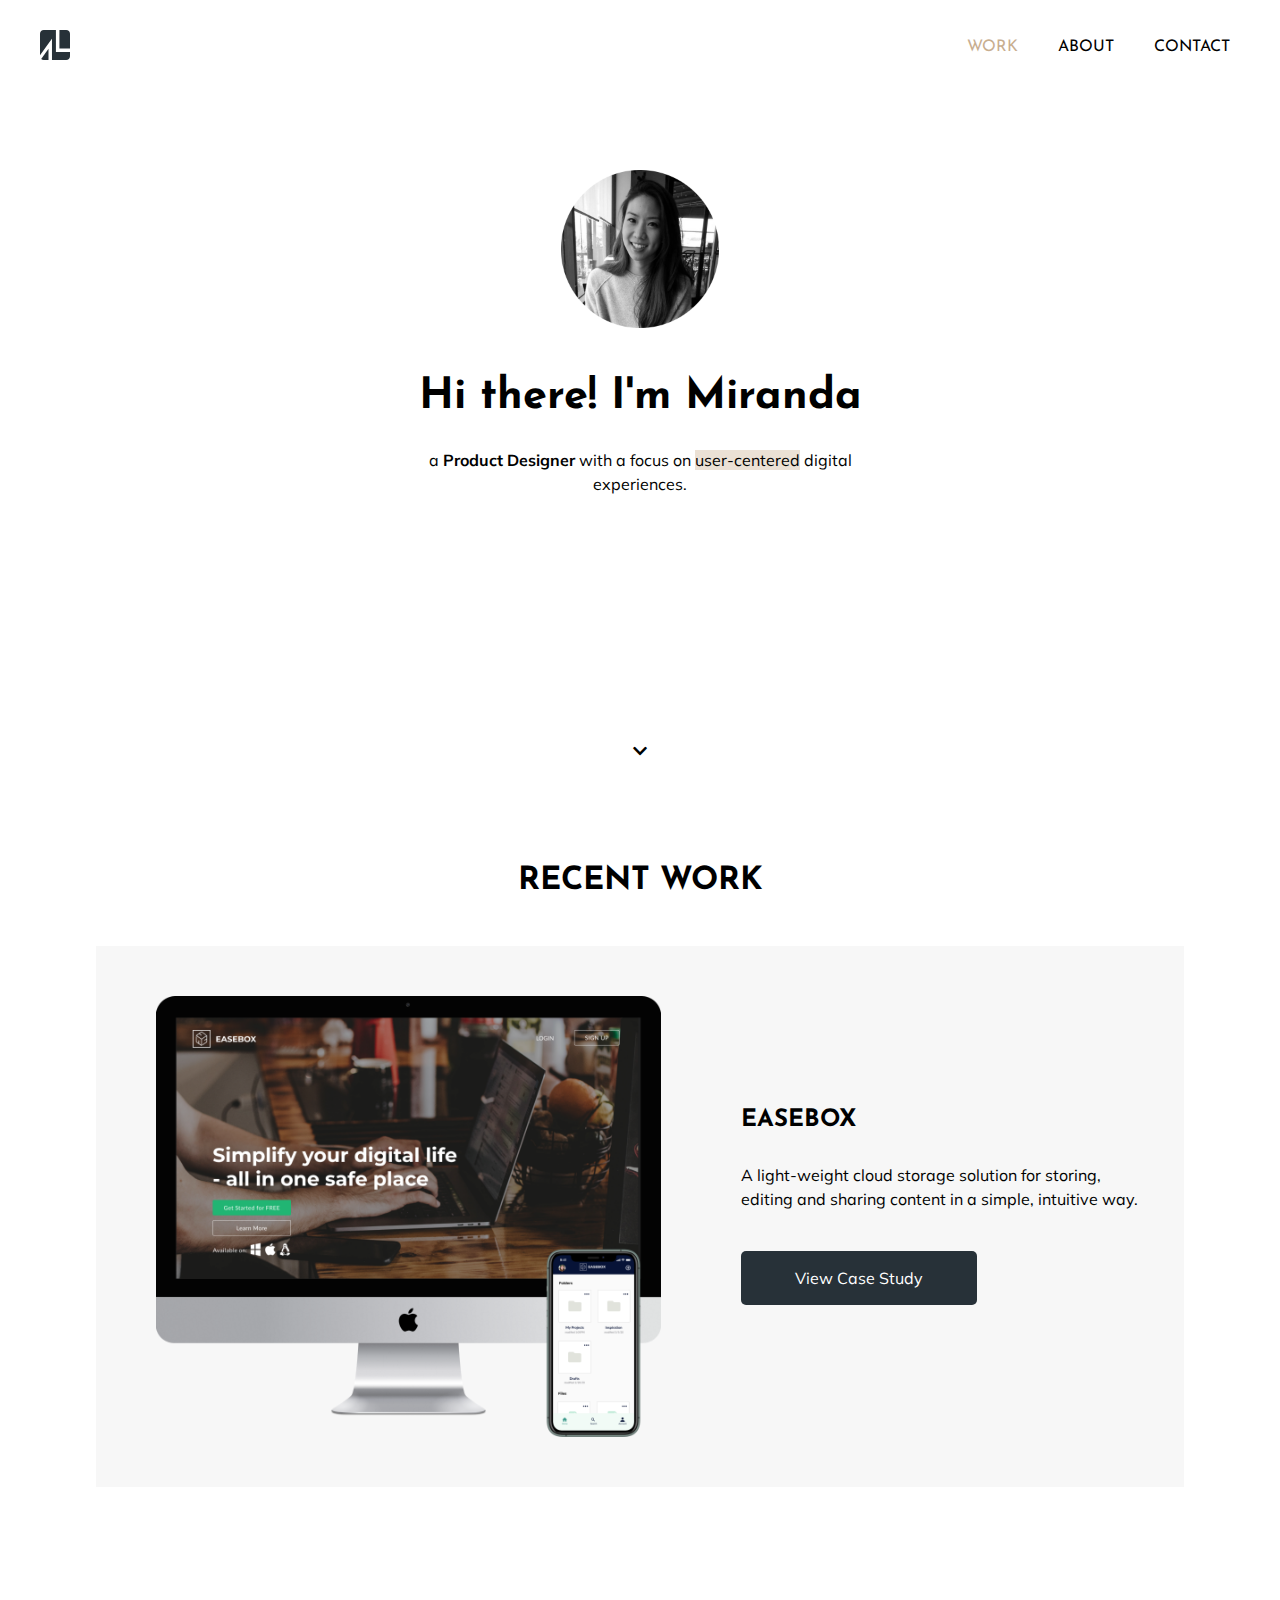
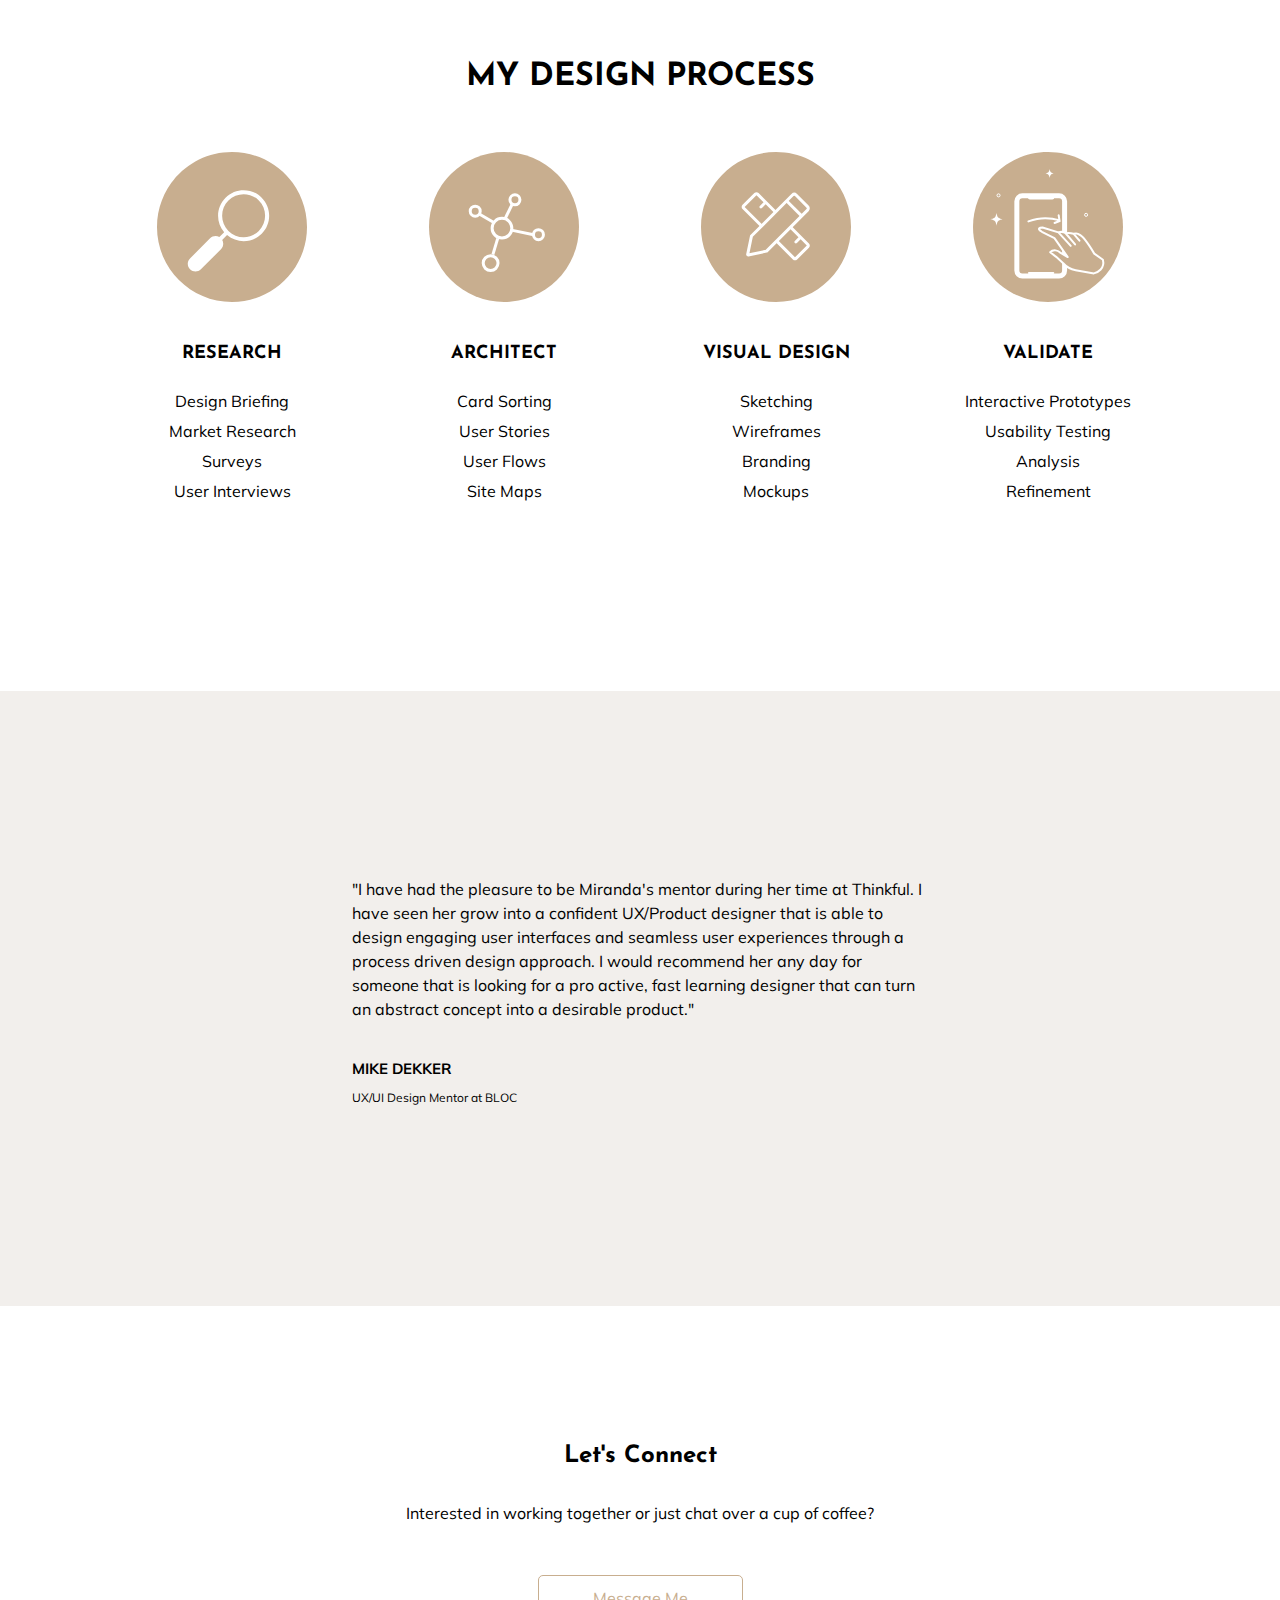
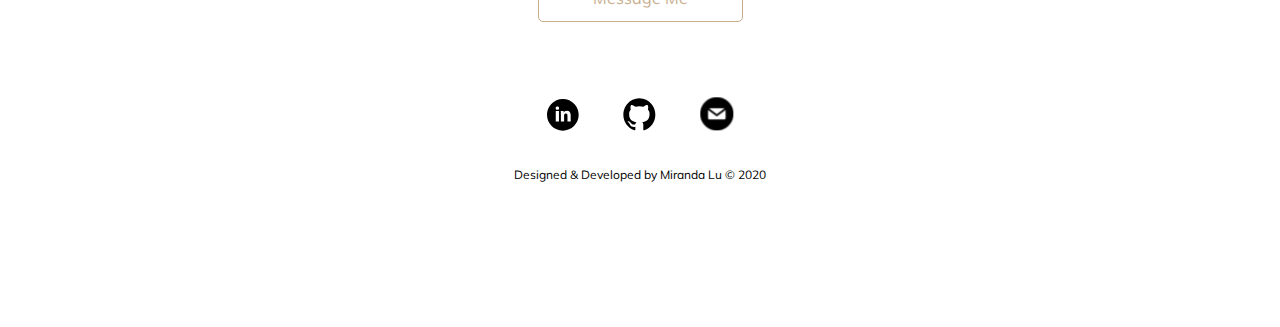
<file: index.html>
<!DOCTYPE html>
<html lang="en">
  <head>
    <meta charset="utf-8">
    <meta name="viewport" content="width=device-width, initial-scale=1">
    <title>Miranda Lu Product Designer</title>
    <link rel="stylesheet" href="css/reset.css">
    <link rel="stylesheet" href="css/style.css">
    <link rel="stylesheet" href="https://fonts.googleapis.com/css2?family=Josefin+Sans:wght@400;700&display=swap">
    <link rel="stylesheet" href="https://fonts.googleapis.com/css?family=Muli">
    <link rel="icon" href="images/ml-favicon.svg">
    <link rel="stylesheet" href="https://cdnjs.cloudflare.com/ajax/libs/font-awesome/5.13.0/css/all.min.css">
    <link rel="stylesheet" href="https://use.fontawesome.com/releases/v5.8.1/css/all.css">
    <link rel="stylesheet" href="https://fonts.googleapis.com/icon?family=Material+Icons">
  </head>

    <body>
      <!-- navigation -->
        <nav class="navbar">
            <span class="navbar-toggle" id="js-navbar-toggle">
              <i class="fas fa-bars"></i>
            </span>
            <a href="index.html"><img id="logo" src="images/homepage/logo.svg" alt="logo"></a>
            <ul class="main-nav" id="js-menu">
              <li>
                <a href="#work-content" class="current">Work</a>
              </li>
              <li>
                <a href="about.html" class="nav-links">About</a>
              </li>
              <li>
                <a href="contact.html" class="nav-links">Contact</a>
              </li>
            </ul>
        </nav>
      <!-- hero section -->
      <section id="hero">
        <div class="content-wrap">
          <div class="profile-image">
          <img class="fade-in" src="images/homepage/miranda-profile-pic.png" alt="profile pic">
          </div>
          <div class="hero-heading fade-in">
          <h1>Hi there! I'm Miranda</h1>
          </div>
          <p>a <span class="headbold">Product Designer</span> with a focus on <span class="highlight">user-centered</span> digital experiences.</p>
          </div>
          <div class="arrow bounce">
            <a class="fas fa-chevron-down" href="#work-section"></a>
          </div>
        </div>
      </section>
      <!-- work section -->
      <section class="work-section" id="work-content">
        <h2>Recent Work</h2>
        <div class="work">
          <div class="work-image">
            <img src="images/homepage/hero-image.png" alt="easebox display">
          </div>
          <article class="work-content">
            <h3>Easebox</h3>
            <p>A light-weight cloud storage solution for storing, editing and sharing content in a simple, intuitive way.<p>
            <a href="project.html" class="btn">View Case Study</a>
          </article>
        </div>
      </section>
      <!-- design process section -->
      <section class="process">
          <h2>My Design Process</h2>
          <div class="content-wrap grid">
            <ul class="process-list">
              <li>
                <img class="process-icon" src="images/homepage/research-icon.svg" alt="icon">
              </li>
              <li>
                <h4>Research</h4>
              </li>
              <li>Design Briefing</li>
              <li>Market Research</li>
              <li>Surveys</li>
              <li>User Interviews</li>
            </ul>
            <ul class="process-list">
              <li>
                <img class="process-icon" src="images/homepage/architect-icon.svg" alt="icon">
              </li>
              <li>
                <h4>Architect</h4>
              </li>
              <li>Card Sorting</li>
              <li>User Stories</li>
              <li>User Flows</li>
              <li>Site Maps</li>
            </ul>
            <ul class="process-list">
              <li>
                <img class="process-icon" src="images/homepage/visual-icon.svg" alt="icon">
              </li>
              <li>
                <h4>Visual Design</h4>
              </li>
              <li>Sketching</li>
              <li>Wireframes</li>
              <li>Branding</li>
              <li>Mockups</li>
            </ul>
            <ul class="process-list">
              <li>
                <img class="process-icon" src="images/homepage/validate-icon.svg" alt="icon">
              </li>
              <li>
                <h4>Validate</h4>
              </li>
              <li>Interactive Prototypes</li>
              <li>Usability Testing</li>
              <li>Analysis</li>
              <li>Refinement</li>
            </ul>
          </div>
      </section>
      <!-- testimonial section -->
      <div class="testimonial">
        <div class="testimonial-wrap">
          <p class="testimonial-text">"I have had the pleasure to be Miranda's mentor during her time at Thinkful. I have seen her grow into a confident UX/Product designer that is able to design engaging user interfaces and seamless user experiences through a process driven design approach. I would recommend her any day for someone that is looking for a pro active, fast learning designer that can turn an abstract concept into a desirable product."</p>
          <h6>Mike Dekker</h6>
          <p id="bloc">UX/UI Design Mentor at BLOC</p>
        </div>
      </div>

      <!-- back to top button -->
        <button onclick="topFunction()" id="myBtn" title="Go to top" i class="fa fa-chevron-up"></button>

      <!-- footer section -->
      <footer class="main-footer">
        <div class="footer-box">
          <h2 class="footer-title">Let's Connect</h2>
          <p>Interested in working together or just chat over a cup of coffee?</p>
        </div>
        <div class="footer-box">
          <a class= "btn-footer" href="contact.html" target="_blank">Message Me</a>
        </div>
        <div class="footer-icons">
          <a href="https://www.linkedin.com/in/miranda-lu-3040661aa/" target="_blank">
            <img src="images/linkedin.svg" alt="linkedin">
          </a>
          <a href="https://github.com/mirandalu" target="_blank">
            <img src="images/github.svg" alt="github">
          </a>
          <a href="contact.html" target="_blank">
            <img src="images/mail.svg" alt="email">
          </a>
        </div>
        <p class="bottom"> Designed & Developed by Miranda Lu © 2020 </p>
      </footer>
      <!-- hamburger menu -->
      <script src="js/script.js"></script>

      <!-- Global site tag (gtag.js) - Google Analytics -->
      <script async src="https://www.googletagmanager.com/gtag/js?id=UA-173157135-1"></script>
      <script>
        window.dataLayer = window.dataLayer || [];
        function gtag(){dataLayer.push(arguments);}
        gtag('js', new Date());

        gtag('config', 'UA-173157135-1');
      </script>

    </body>
</html>
</file>
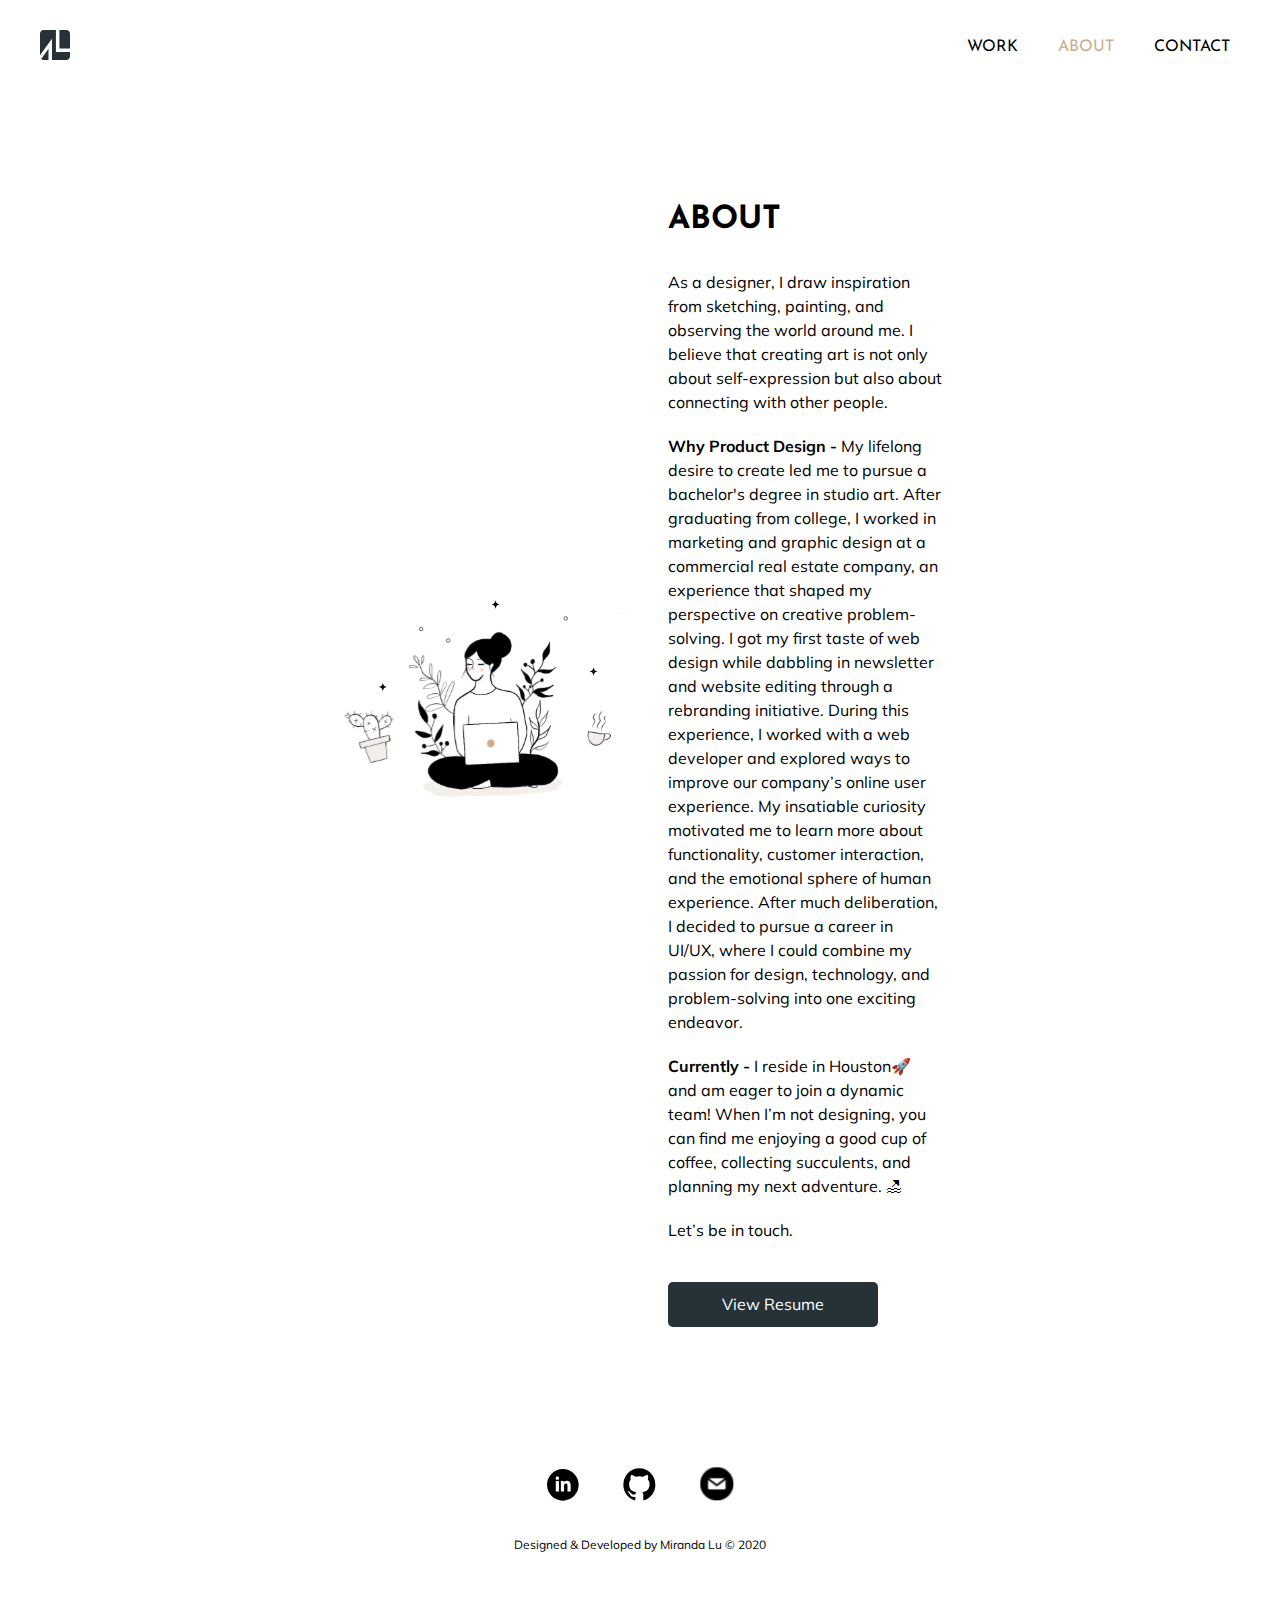
<file: about.html>
<!DOCTYPE html>
<html lang="en">
  <head>
    <meta charset="utf-8">
    <meta name="viewport" content="width=device-width, initial-scale=1">
    <title>Miranda Lu Product Designer</title>
    <link rel="stylesheet" href="css/reset.css">
    <link rel="stylesheet" href="css/style.css">
    <link rel="stylesheet" href="https://fonts.googleapis.com/css2?family=Josefin+Sans:wght@400;700&display=swap">
    <link rel="stylesheet" href="https://fonts.googleapis.com/css?family=Muli">
    <link rel="icon" href="images/ml-favicon.svg">
    <link rel="stylesheet" href="https://cdnjs.cloudflare.com/ajax/libs/font-awesome/5.13.0/css/all.min.css">
    <link rel="stylesheet" href="https://use.fontawesome.com/releases/v5.8.1/css/all.css">
    <link rel="stylesheet" href="https://fonts.googleapis.com/icon?family=Material+Icons">
  </head>

  <body>
    <!-- navigation -->
    <nav class="navbar">
        <span class="navbar-toggle" id="js-navbar-toggle">
          <i class="fas fa-bars"></i>
        </span>
        <a href="index.html"><img id="logo" src="images/homepage/logo.svg" alt="logo"></a>
        <ul class="main-nav" id="js-menu">
          <li>
            <a href="index.html#work-content" class="nav-links">Work</a>
          </li>
          <li>
            <a href="about.html" class="current">About</a>
          </li>
          <li>
            <a href="contact.html" class="nav-links">Contact</a>
          </li>
        </ul>
    </nav>

    <!-- about me -->
    <section class="about">
      <div class="about-image">
          <img class="illustration" src="images/about-me.svg" alt="about-me">
      </div>
      <div class="about-me">
        <h1>About</h1>
        <p>As a designer, I draw inspiration from sketching, painting, and observing the world around me. I believe that creating art is not only about self-expression but also about connecting with other people.</p>
        <p><span class="headbold">Why Product Design - </span>My lifelong desire to create led me to pursue a bachelor's degree in studio art. After graduating from college, I worked in marketing and graphic design at a commercial real estate company, an experience that shaped my perspective on creative problem-solving. I got my first taste of web design while dabbling in newsletter and website editing through a rebranding initiative. During this experience, I worked with a web developer and explored ways to improve our company’s online user experience. My insatiable curiosity motivated me to learn more about functionality, customer interaction, and the emotional sphere of human experience. After much deliberation, I decided to pursue a career in UI/UX, where I could combine my passion for design, technology, and problem-solving into one exciting endeavor.</p>
        <p><span class="headbold">Currently - </span> I reside in Houston🚀 ‍and am eager to join a dynamic team! When I’m not designing, you can find me enjoying a good cup of coffee, collecting succulents, and planning my next adventure. 🏖</p>
        <p>Let’s be in touch.</p>
        <a href="images/Miranda_Lu_Resume.pdf" class="btn resume" target="_blank">View Resume</a>
      </div>
    </section>

    <!-- footer -->
    <footer class="main-footer">
      <div class="footer-icons">
        <a href="https://www.linkedin.com/in/miranda-lu-3040661aa/" target="_blank">
          <img src="images/linkedin.svg" alt="linkedin">
        </a>
        <a href="https://github.com/mirandalu" target="_blank">
          <img src="images/github.svg" alt="github">
        </a>
        <a href="contact.html" target="_blank">
          <img src="images/mail.svg" alt="email">
        </a>
      </div>
      <p class="bottom"> Designed & Developed by Miranda Lu © 2020 </p>
    </footer>

    <!-- hamburger menu -->
    <script>
        let mainNav = document.getElementById('js-menu');
        let navBarToggle = document.getElementById('js-navbar-toggle');
        navBarToggle.addEventListener('click', function () {
        mainNav.classList.toggle('active');
        });
    </script>

    <!-- Global site tag (gtag.js) - Google Analytics -->
    <script async src="https://www.googletagmanager.com/gtag/js?id=UA-173157135-1"></script>
    <script>
      window.dataLayer = window.dataLayer || [];
      function gtag(){dataLayer.push(arguments);}
      gtag('js', new Date());

      gtag('config', 'UA-173157135-1');
    </script>

</body>
</html>
</file>
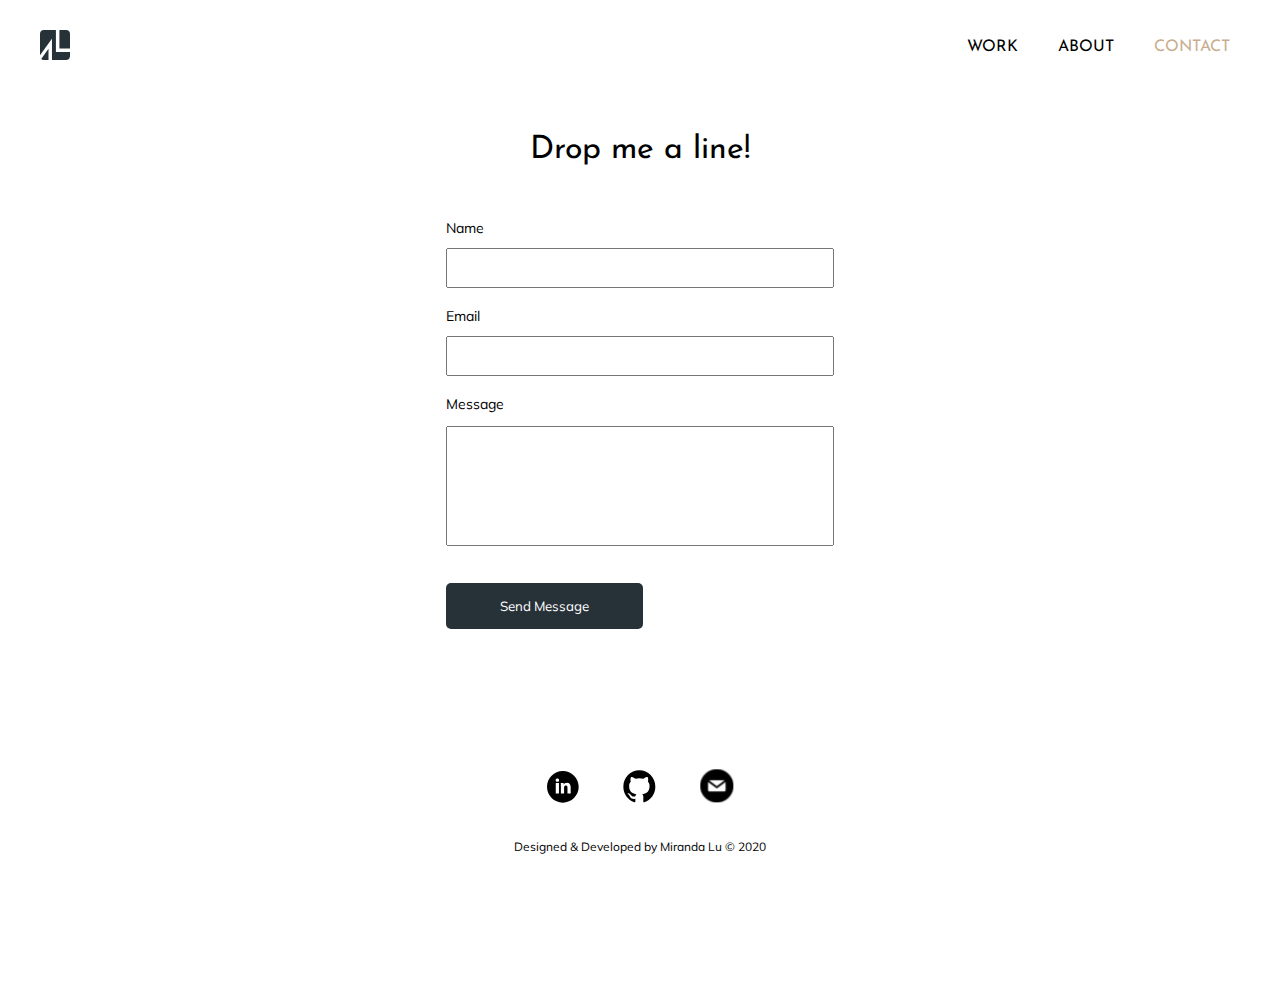
<file: contact.html>
<!DOCTYPE html>
<html lang="en">
  <head>
    <meta charset="utf-8">
    <meta name="viewport" content="width=device-width, initial-scale=1">
    <title>Miranda Lu Product Designer</title>
    <link rel="stylesheet" href="css/reset.css">
    <link rel="stylesheet" href="css/style.css">
    <link rel="stylesheet" href="https://fonts.googleapis.com/css2?family=Josefin+Sans:wght@400;700&display=swap">
    <link rel="stylesheet" href="https://fonts.googleapis.com/css?family=Muli">
    <link rel="icon" href="images/ml-favicon.svg">
    <link rel="stylesheet" href="https://cdnjs.cloudflare.com/ajax/libs/font-awesome/5.13.0/css/all.min.css">
    <link rel="stylesheet" href="https://use.fontawesome.com/releases/v5.8.1/css/all.css">
    <link rel="stylesheet" href="https://fonts.googleapis.com/icon?family=Material+Icons">
  </head>

    <body>
      <!-- navigation -->
        <nav class="navbar">
            <span class="navbar-toggle" id="js-navbar-toggle">
              <i class="fas fa-bars"></i>
            </span>
            <a href="index.html"><img id="logo" src="images/homepage/logo.svg" alt="logo"></a>
            <ul class="main-nav" id="js-menu">
              <li>
                <a href="index.html#work-content" class="nav-links">Work</a>
              </li>
              <li>
                <a href="about.html" class="nav-links">About</a>
              </li>
              <li>
                <a href="contact.html" class="current">Contact</a>
              </li>
            </ul>
        </nav>

      <!-- form -->
      <section class="form">
        <div class="form-wrapper">
          <h1>Drop me a line!</h1>
        </div>
        <form action="https://formspree.io/mjvajydo" method="POST">
          <label for="name">Name</label>
             <input type="text" name="name">
           <label for="name">Email</label>
             <input type="text" name="email">
           <label for="name">Message</label>
             <textarea name="message" id=border></textarea>
             <button type="submit" class="btn">Send Message</button>
        </form>
      </section>

      <!-- footer section -->
      <footer class="main-footer">
        <div class="footer-icons">
          <a href="https://www.linkedin.com/in/miranda-lu-3040661aa/" target="_blank">
            <img src="images/linkedin.svg" alt="linkedin">
          </a>
          <a href="https://github.com/mirandalu" target="_blank">
            <img src="images/github.svg" alt="github">
          </a>
          <a href="contact.html" target="_blank">
            <img src="images/mail.svg" alt="email">
          </a>
        </div>
        <p class="bottom"> Designed & Developed by Miranda Lu © 2020 </p>
      </footer>

      <!-- hamburger menu -->
      <script>
          let mainNav = document.getElementById('js-menu');
          let navBarToggle = document.getElementById('js-navbar-toggle');
          navBarToggle.addEventListener('click', function () {
          mainNav.classList.toggle('active');
          });
      </script>

      <!-- Global site tag (gtag.js) - Google Analytics -->
      <script async src="https://www.googletagmanager.com/gtag/js?id=UA-173157135-1"></script>
      <script>
        window.dataLayer = window.dataLayer || [];
        function gtag(){dataLayer.push(arguments);}
        gtag('js', new Date());

        gtag('config', 'UA-173157135-1');
      </script>
      </body>
</html>
</file>
<file: css/style.css>
/* global setting */
html {
  font-size: 10px;
  font-family: "Muli", sans-serif;
  scroll-behavior: smooth;
}

* {
  box-sizing: border-box;
  margin: 0;
  padding: 0;
}

body {
  font-size: 1.6rem;
  line-height: 1.5rem;
  margin: 0 auto;
}

/* buttons */
.btn {
  background: #273138;
  border-radius: .5rem;
  border-style: none;
  color: white;
  display: inline-block;
  font-family: 'Muli', sans-serif;
  padding: 1.5rem 5.4rem;
  text-decoration: none;
  margin-top: 2rem;
}

.btn:hover{
  /*background-color: #C8AE8F;*/
  @extend %bg;
	transform: scale(1.1);
}

.btn-footer{
  border-radius: .5rem;
  border: 1px solid #C8AE8F;
  color: #C8AE8F;
  cursor: pointer;
  display: inline-block;
  font-family: 'Muli', sans-serif;
  padding: 1.5rem 5.4rem;
  text-decoration: none;
  margin-bottom: 4rem;
}

.btn-footer:hover {
  background: #C8AE8F;
  color: white;
}

.link {
  border-bottom: 1px solid #C8AE8F;
  color: #C8AE8F;
  display: inline-block;
  padding-bottom: .5em;
  text-transform: uppercase;
  text-decoration: none;
}

.link:hover {
  color: #D6C2AB;
  border-bottom: 1px solid #D6C2AB;
}

#myBtn {
  display: none;
  position: fixed;
  bottom: 20px;
  right: 30px;
  z-index: 99;
  font-size: 18px;
  border: none;
  outline: none;
  background-color: #C8AE8F;
  color: white;
  cursor: pointer;
  padding: 15px;
  border-radius: 4px;
}

#myBtn:hover {
  background-color: #D6C2AB;
}

/* headings */
h1, h2, h3, h4 {
  font-family: 'Josefin Sans', sans-serif;
}

h5, p {
  font-family: "Muli", sans-serif;
  line-height: 2.4rem;
}

h1 {
  font-size: 3.2rem;
  line-height: 4rem;
  text-align: center;
}

h2 {
  font-size: 2.4rem;
  font-weight: bold;
  line-height: 3rem;
  text-align: center;
  text-transform: uppercase;
  padding-bottom: 1rem;
}

h3 {
  font-size: 2rem;
  font-weight: bold;
  line-height: 2.5rem;
  text-align: center;
  text-transform: uppercase;
}

h4 {
  font-weight: bold;
  font-size: 1.8rem;
  line-height: 2.4rem;
  text-transform: uppercase;
}

h5 {
  font-family: "Muli", sans-serif;
  font-size: 1.8rem;
  font-weight: bold;
  line-height: 2.4rem;
}

h6 {
  font-family: "Muli", sans-serif;
  font-size: 1.5rem;
  font-weight: bold;
}


p {
  font-weight: normal;
  font-size: 1.6rem;
  line-height: 2.5rem;
  margin-top: 1rem;
  margin-bottom: 1rem;
}

#bloc {
  font-size: 1.2rem;
}


/* a:link{
  color: black;
  text-decoration: none;
} */

/* global images */
img {
  display: block;
  max-width: 100%;
  height: auto;
}

/* global navigation */
.navbar {
  font-size: 2.4rem;
  background-color: white;
  margin: auto;
  position: fixed;
  width: 100%;
  z-index: 100;
}

.nav-links {
  color: black;
  font-family: 'Josefin Sans', sans-serif;
  text-decoration: none;
}

.main-nav {
  display: none;
  list-style-type: none;
}

.main-nav li{
  background-color: white;
  margin: 3rem auto;
  text-align: center;
}

#logo {
  display: inline-block;
  margin-bottom: 1.5rem;
  margin-top: 1.5rem;
  margin-left: 1.8rem;
  width: 3rem;
}

.navbar-toggle {
  color: black;
  cursor: pointer;
  font-size: 24px;
  position: absolute;
  right: 1.8rem;
  top: 1.8rem;
}

.active {
  display: block;
}

.current {
  color: #C8AE8F;
  font-family: "Josefin Sans", sans-serif;
  text-decoration: none;
}

/* hero */
#hero {
  display: flex;
  flex-direction: column;
  text-align: center;
  padding-bottom: 2rem;
}

.profile-image img{
  margin: 5rem auto;
  display: block;
  margin-left: auto;
  margin-right: auto;
  max-width: 15.8rem;
  width: 100%;
}

#hero h1, .headbold {
  font-weight: bold;
}

#hero .content-wrap,
.testimonial-wrap,
.main-footer {
  padding: 5.6rem 2.5rem;
}

.highlight {
  background-color: #EBE1D5;
}

/* arrow bounce */

a { color: black; text-decoration: none; }

.arrow {
  text-align: center;
  margin: 8% 0;
}
.bounce {
  -moz-animation: bounce 2s infinite;
  -webkit-animation: bounce 2s infinite;
  animation: bounce 2s infinite;
}

@keyframes bounce {
  0%, 20%, 50%, 80%, 100% {
    transform: translateY(0);
  }
  40% {
    transform: translateY(-30px);
  }
  60% {
    transform: translateY(-15px);
  }
}

/* fade-in animation */
.fade-in {
animation: fadeIn ease 1s;
-webkit-animation: fadeIn ease 1s;
-moz-animation: fadeIn ease 1s;
-o-animation: fadeIn ease 1s;
-ms-animation: fadeIn ease 1s;
}

@keyframes fadeIn {
0% {opacity:0;}
100% {opacity:1;}
}

@-webkit-keyframes fadeIn {
0% {opacity:0;}
100% {opacity:1;}
}


/* recent work */
.work-section {
  text-align: center;
}

.work-section .work {
  background-color: #F7F7F7;
  padding: 5rem 4rem;
}


.work-image {
  display: block;
  margin-left: auto;
  margin-right: auto;
  padding-bottom: 4rem;
  width: 100%;
}


/* design process */
.process{
  text-align: center;
  margin: 5.5rem auto;
}

.process-list {
  margin-bottom: 1rem;
}

.process-list li{
  font-family: 'Muli', sans-serif;
  font-size: 1.6rem;
  text-decoration: none;
  line-height: 3rem;
}

.process-icon {
  margin: 4rem auto;
}

/* testimonial */
.testimonial {
  background-color: #F2EFEC;
}

.testimonial-wrap h6{
  text-transform: uppercase;
}

.testimonial-text{
  margin-bottom: 3rem;
}

/* footer */
.main-footer {
  text-align: center;
}

.bottom {
  font-size: 1.2rem;
}

.footer-title {
  font-size: 2.4rem;
  text-transform: none;
}

.footer-box {
  padding: 1.5rem 5rem;
}

.footer-icons a {
  display: inline-block;
  padding: 2rem;
}

/****** Easebox Settings ******/
.easebox-hero, .research, .analysis, .personas, .user-flows,
.wireframes, .usability-tests, .branding, .mockups,
.preference, .testings-validation, .reflection {
  padding: 5.5rem 1.8rem 0rem;
}


/* images */
figure img, .google-icon, .dropbox-icon, .pinterest-icon {
  display: block;
  margin-left: auto;
  margin-right: auto;
  height: auto;
  max-width: 100%;
}

.easebox-hero img, .persona-wrapper1 img, .persona-wrapper2 img,
.uf-image1, .uf-image2, .initial-sketches, .easebox-logo,
.easebox-moodboard, .brand-image2, .td-image,
.preference-image {
  height: auto;
  max-width: 100%;
  padding-bottom: 2rem;
}


/* header */
header {
  text-align: center;
}

.easebox-hero {
  background-color: #F7F7F7;
  width: 100%;
}

.easebox-hero img {
  display: block;
  padding-top: 8rem;
  padding-bottom: 8.5rem;
  margin-left: auto;
  margin-right: auto;
  width: 50%;
}

.easebox-content {
  padding: 5.5rem 1.8rem 2.5rem;
}

.easebox-content h1{
  font-weight: bold;
  text-transform: uppercase;
}

/* overview */
.overview {
  padding-bottom: 5.5rem;
  text-align: center;
  display: flex;
  flex-direction: column;
  width: 100%;
}

.overview li {
  font-family: 'Muli', sans-serif;
  font-size: 1.6rem;
  text-decoration: none;
  line-height: 2.5rem;
}

.overview ul {
  padding-top: 5rem;
}

.list h3 {
  text-transform: uppercase;
}

/* challenge & solution */
.challenge {
  background-color: #EAEFEF;
  padding: 5.5rem 1.8rem;
}

.challenge-container {
  padding-top: 2.5rem;
  padding-bottom: 2.5rem;
}

.solution {
  padding-top: 2.5rem;
  padding-bottom: 2.5rem;
}

/* research */
.section-heading {
  text-align: center;
  text-transform: uppercase;
}

.survey-container1, .survey-container2 {
  text-align: center;
  margin-bottom: 5rem;
}

.survey-wrapper {
  display: block;
  margin-bottom: 2rem;
  margin-top: 2rem;
}

.takeaways {
  padding-top: 2rem;
}

.takeaways ul {
  list-style-type: circle;
  line-height: 3rem;
  padding: 1.8rem 1.8rem;
}

/* competitive analysis */
.analysis ul {
  line-height: 3rem;
  padding: .5rem 1.8rem;
}

.analysis-wrapper {
  padding-bottom: 2rem;
  margin-top: 5rem;
}

section .results {
  list-style-type: circle;
}

.bullet-list li {
  position: relative;
  margin-left: 1.8rem;
  line-height: 4rem;
  z-index: -1;
}

ul .plus:before {
  content: "add_circle";
  color: #27AE60;
  font-family: "Material Icons";
  font-size: 2.4rem;
  left: -3rem;
  position: absolute;
  letter-spacing: 0px;
}

ul .minus:before {
  content: "remove_circle";
  color: #EE0202;
  font-family: "Material Icons";
  font-size: 2.4rem;
  left: -3rem;
  letter-spacing: 1px;
  position: absolute;
}

/* user personas */
.persona-container {
  padding-bottom: 2.5rem;
}

.personas ul, .usability-tests ul{
  list-style-type: circle;
  line-height: 3rem;
  padding: .5rem 1.8rem;
}

.persona-one, .persona-two {
  text-align: center;
  margin: 1rem ;
}

.persona-image {
  height: 18rem;
  display: block;
  margin: 3rem auto;
  max-width: 100%;
}

.persona-list {
  padding-bottom: 2.5rem;
  padding-top: 2.5rem;
}

/* information architecture */
.user-flows {
  background-color: #F7F7F7;
  padding: 5.5rem 1.8rem;
}

.user-flows h2{
  text-align: center;
}

.uf-link {
  text-align: center;
}

/* wireframes */
section .content {
  padding-bottom: 2.5rem;
}

/* usability tests */
ol {
  line-height: 2.4rem;
}

/* branding */
.easebox-caption, .figcaption {
  font-size: 1.4rem;
  line-height: 2rem;
  text-align: center;
  padding-bottom: 2rem;
}

/* hi-fi mockups */
.full-width, .final-mockup {
	left: 50%;
	margin-left: -50vw;
	margin-right: -50vw;
	max-width: 100vw;
	position: relative;
	right: 50%;
	width: 100vw;
}

/* preference testing */
.caption {
  text-align: center;
}

/* reflection */
.reflection-content {
  padding-top: 5.5rem;
}

/***** about me *****/
.about-image {
  padding-top: 10rem;
}

.illustration {
  display: block;
  height: 28rem;
  margin-left: auto;
  margin-right: auto;
  width: 100%;
}

.about-me {
  padding: 0rem 1.8rem;
}

.btn-style {
  background: #273138;
  border-radius: .5rem;
  border-style: none;
  color: white;
  display: inline-block;
  font-family: 'Muli', sans-serif;
  padding: 1.5rem 5.4rem;
  text-decoration: none;
  margin-top: 2rem;
}


/***** Contact *****/
label {
  font-family: "Muli",sans-serif;
  font-size: 1.4rem;
  font-weight: 400;
  line-height: 1rem;
}

input[type=text] {
  font-family: "Muli",sans-serif;
  font-size: 1.5rem;
  height: 40px;
  margin: 1.3rem 0rem 2rem;
  outline: none;
  padding: 1.2rem 2rem;
  width: 100%;
}

textarea#border {
  font-family: "Muli",arial,sans-serif;
  font-size: 1.5rem;
  height:12rem;
  margin: 1.5rem 0;
  padding: 2rem;
  resize: none;
  width: 100%;
}

.form h1 {
  font-family: "Josefin Sans", sans-serif;
  font-size: 3.2rem;
}

.form {
  margin-bottom: 9rem;
  padding: 0rem 3rem 0rem 3rem;
  padding-top: 13rem;
  }

.form-wrapper {
  padding-bottom: 3rem;
}

/*** Media Queries ***/

/* tablet */
@media screen and (min-width: 768px) {
  section {
    margin: 0 auto;
    width: 85%;
  }

  .container {
    margin: auto;
  }

  .content-wrap p {
    margin-bottom: 15rem;
  }

  .navbar {
    background-color: white;
    display: flex;
    justify-content: space-between;
  }

  .process, .testimonial {
    padding-top: 12rem;
    padding-bottom: 12rem;
  }

  .navbar ul{
    font-family: "Josefin Sans",sans-serif;
    font-size: 1.6rem;
    text-transform: uppercase;
  }
  .main-nav {
    background-color: white;
    display: flex;
    flex-direction: row;
    font-size: 1.6rem;
    padding: 1rem;
  }

  .main-nav a {
    margin-right: 4rem;
  }

  .nav-links {
    color: black;
    margin-right: 3rem;
    text-decoration: none;
  }

  .logo:hover, .nav-links:hover {
    color: #C8AE8F;
    }

  #logo {
    display: inline-block;
    margin-top: 3rem;
    margin-left: 4rem;
    object-fit: contain;
    }

  .navbar-toggle {
    display: none;
  }

 /*.work {
    align-items: center;
    display: grid;
    grid-template-columns: 6fr 1fr 5fr;
    grid-template-areas:"left . right";
  }*/

  .work {
    align-items: center;
    display: grid;
    grid-template-columns: 1fr 1fr;
    grid-gap: 5rem;
    grid-template-areas:"left right";
  }

  .work-image {
    grid-area: left;
    padding: 0rem 2rem;
  }

  .work-content, .work-content h3 {
    grid-area: right;
    text-align: left;
  }

  .work div img{
    max-width: 100%;
  }

  section .work{
    margin: 0 auto;
  }

  .grid {
    display: grid;
    grid-template-columns: 1fr 1fr;
    grid-template-rows: auto;
    align-items: center;
  }

  .testimonial {
    display: flex;
    padding-right: 10rem;
    padding-left: 10rem;
  }

/* easebox */
  .easebox-content {
    margin: 0 auto;
    padding-top: 7rem;
    width: 80%;
  }

  .challenge p, .user-flows p {
    margin: 0 auto;
    width: 85%;
  }

  .content {
    padding-bottom: 2.5rem;
  }

  .easebox-caption {
    text-align: center;
    margin: 0 auto;
    width: 80%;
  }

  .easebox-moodboard {
    max-width: 90%;
  }

}


/* desktop-laptop */
@media screen and (min-width: 1024px) {
  .container {
    margin: 0 auto;
    width: 100%;
  }

  h1, h2, h3, h4 {
    font-family: 'Josefin Sans', sans-serif;
    padding-bottom: 2rem;
  }

  h5, p {
    font-family: "Muli", sans-serif;
    line-height: 2.4rem;
    padding-bottom: 1rem;
  }

  h1 {
    font-size: 4.33rem;
  }

  h2 {
    font-size: 3.2rem;
    text-align: center;
  }

  h3 {
    font-size: 2.4rem;
  }

/* homepage */
  .content-wrap {
    margin: 0 auto;
    width: 50%;
  }

  #hero .content-wrap {
    padding: 12rem 2.5rem 0rem;
  }

  .process-wrap
  .testimonial-wrap,
  .main-footer {
    padding: 12rem 2.5rem;
  }

  .testimonial-wrap {
    margin: 0 auto;
    max-width: 627px;
  }

  .work-section h2 {
    padding-bottom: 5rem;
  }

  .work {
    align-items: center;
    display: grid;
    grid-template-columns: 1fr 40%;
    grid-gap: 6rem;
    margin: 0 auto;

  }

  .grid {
    display: grid;
    grid-template-columns: repeat(4, 25%);
    grid-auto-rows: auto;
    width: 100%;
  }

/* easebox */
  .description {
    padding-top: 5rem;
    padding-bottom: 5rem;
  }

  .overview-content {
    display: flex;
    flex-direction: row;
    margin: 0 auto;
    width: 90rem;
  }

  .list {
    margin: 5rem auto;
    width: 40%;
  }

  .content, .challenge-container, .solution, .takeaways, .reflection-content,
  .survey-container {
    width: 45%;
    margin: 0 auto;
}

  .survey-container {
    display: grid;
    grid-template-columns: 1fr 1fr;
    width: 65%;
  }

  .analysis-container {
    column-gap: 8rem;
    display: grid;
    grid-template-columns: repeat(3,1fr);
    grid-template-rows: auto;
    margin: 0 auto;
    width: 80%;
  }

  .persona-container {
    column-gap: 3rem;
    display: grid;
    grid-template-columns: 1fr 1fr;
    margin: 0 auto;
    width: 80%;
  }

  .persona-list h6 {
    margin-top: 2.5rem;
  }

  .preference-container, .testing-container {
    align-items: center;
    margin: 0 auto;
  }

  .preference-wrapper, .testing-wrapper{
    display: grid;
    grid-template-columns: 1fr 1fr;
    margin: 0 auto;
    width: 80%;
  }

/* about me */
  .about {
    align-items: center;
    display: grid;
    grid-gap: 2rem;
    grid-template-rows: auto;
    grid-template-columns: 1fr 1fr;
    width: 50%;
  }

  .about-me{
    padding-top: 20rem;
  }

  .about-me h1{
    font-family: 'Josefin Sans', sans-serif;
    font-size: 3.2rem;
    font-weight: bold;
    text-align: left;
    text-transform: uppercase;
  }

  .illustration {
    display: block;
    height: 35rem;
    margin-left: auto;
    width: 100%;
  }

  /* contact */
    .form {
      margin: 0 auto;
      width: 35%;
    }

}
</file>
